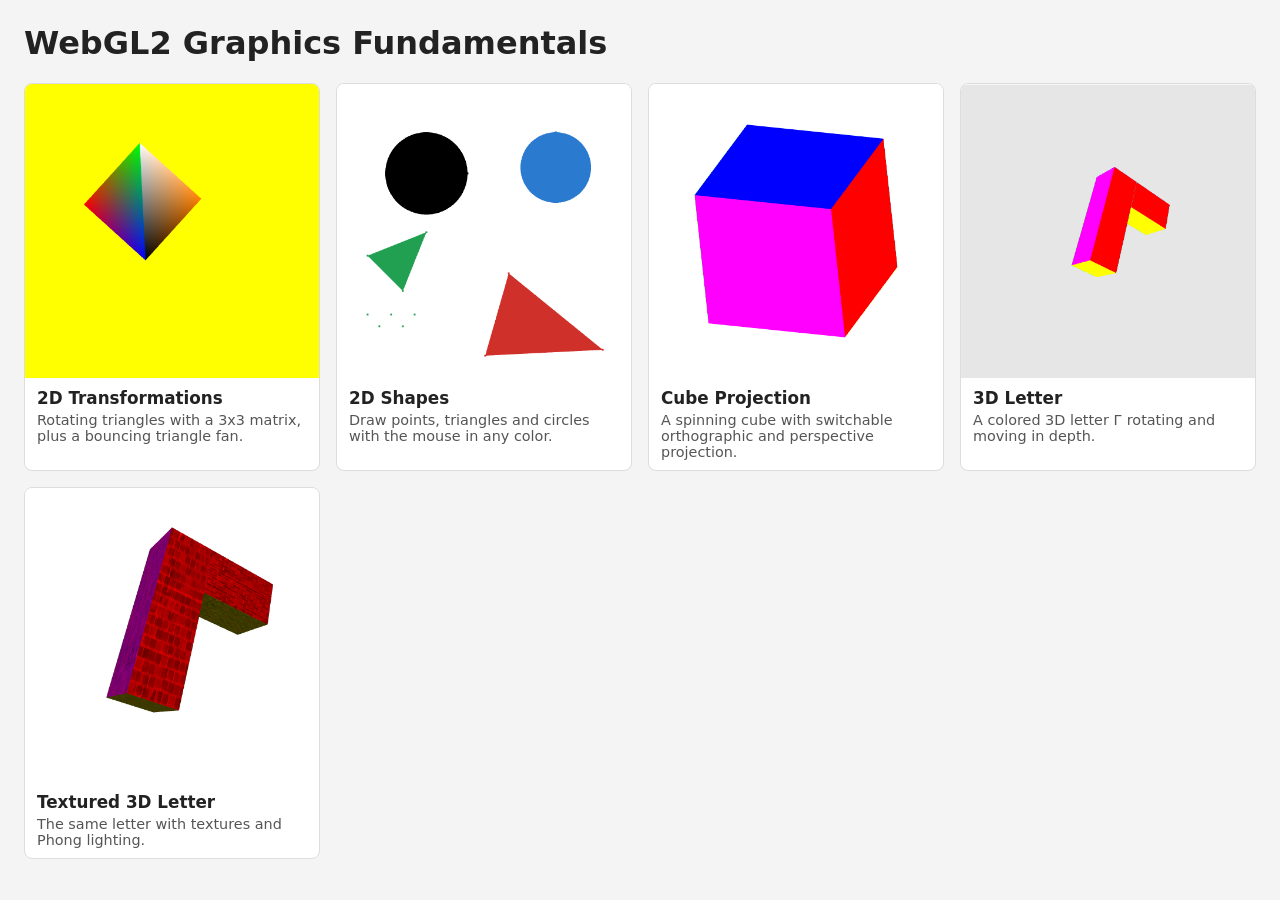
<file: index.html>
<!DOCTYPE html>
<html lang="en">
<head>
  <meta charset="utf-8" />
  <meta name="viewport" content="width=device-width, initial-scale=1" />
  <title>WebGL2 Graphics Fundamentals</title>
  <style>
    body {
      margin: 0;
      padding: 24px;
      font-family: system-ui, sans-serif;
      background-color: #f4f4f4;
      color: #222;
    }

    h1 {
      margin-top: 0;
    }

    .gallery {
      display: grid;
      grid-template-columns: repeat(auto-fill, minmax(240px, 1fr));
      gap: 16px;
    }

    .card {
      display: block;
      background-color: white;
      border: 1px solid #ddd;
      border-radius: 8px;
      overflow: hidden;
      color: inherit;
      text-decoration: none;
    }

    .card:hover {
      border-color: #888;
    }

    .card img {
      display: block;
      width: 100%;
      aspect-ratio: 1;
      object-fit: cover;
      background-color: #eee;
    }

    .card div {
      padding: 10px 12px;
    }

    .card h2 {
      margin: 0 0 4px;
      font-size: 1.05em;
    }

    .card p {
      margin: 0;
      font-size: 0.9em;
      color: #555;
    }
  </style>
</head>

<body>
  <h1>WebGL2 Graphics Fundamentals</h1>

  <div class="gallery">
    <a class="card" href="2d-transformations/index.html">
      <img src="docs/2d-transformations.png" alt="2D transformations">
      <div>
        <h2>2D Transformations</h2>
        <p>Rotating triangles with a 3x3 matrix, plus a bouncing triangle fan.</p>
      </div>
    </a>

    <a class="card" href="2d-shapes/index.html">
      <img src="docs/2d-shapes.png" alt="2D shapes">
      <div>
        <h2>2D Shapes</h2>
        <p>Draw points, triangles and circles with the mouse in any color.</p>
      </div>
    </a>

    <a class="card" href="cube-projection/index.html">
      <img src="docs/cube-projection.png" alt="Cube projection">
      <div>
        <h2>Cube Projection</h2>
        <p>A spinning cube with switchable orthographic and perspective projection.</p>
      </div>
    </a>

    <a class="card" href="3d-letter/index.html">
      <img src="docs/3d-letter.png" alt="3D letter">
      <div>
        <h2>3D Letter</h2>
        <p>A colored 3D letter Г rotating and moving in depth.</p>
      </div>
    </a>

    <a class="card" href="3d-letter-textured/index.html">
      <img src="docs/3d-letter-textured.png" alt="Textured 3D letter">
      <div>
        <h2>Textured 3D Letter</h2>
        <p>The same letter with textures and Phong lighting.</p>
      </div>
    </a>
  </div>
</body>
</html>
</file>
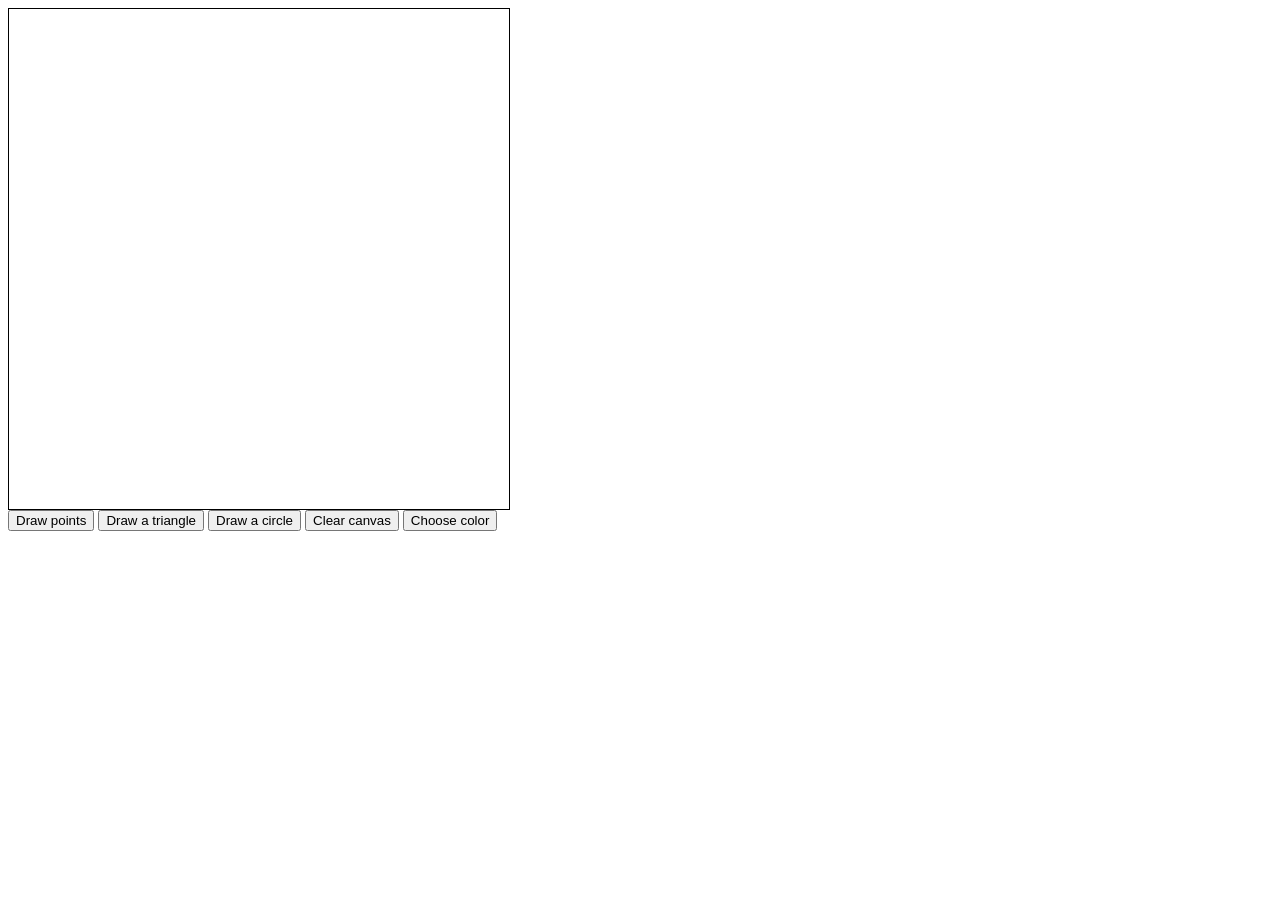
<file: 2d-shapes/index.html>
<!DOCTYPE html>
<html lang="en">
<head>
  <meta charset="utf-8" />
  <title>2D Shapes</title>
  <link rel="stylesheet" href="style.css">
  <script src="app.js" type="module" defer></script>
</head>

<body>
  <canvas id="canvas" width="500" height="500"></canvas>
  <button id="draw-points-btn">Draw points</button>
  <button id="draw-triangle-btn">Draw a triangle</button>
  <button id="draw-circle-btn">Draw a circle</button>
  <button id="clear-canvas-btn">Clear canvas</button>
  <button id="choose-color-btn">Choose color</button>

  <div id="modal">
    <div id="modal-content">
      <h2>Choose a Color</h2>
      <input type="color" id="color-picker" >
      <button id="save-color-btn">Save color</button>
    </div>
  </div>

</body>
</html>
</file>
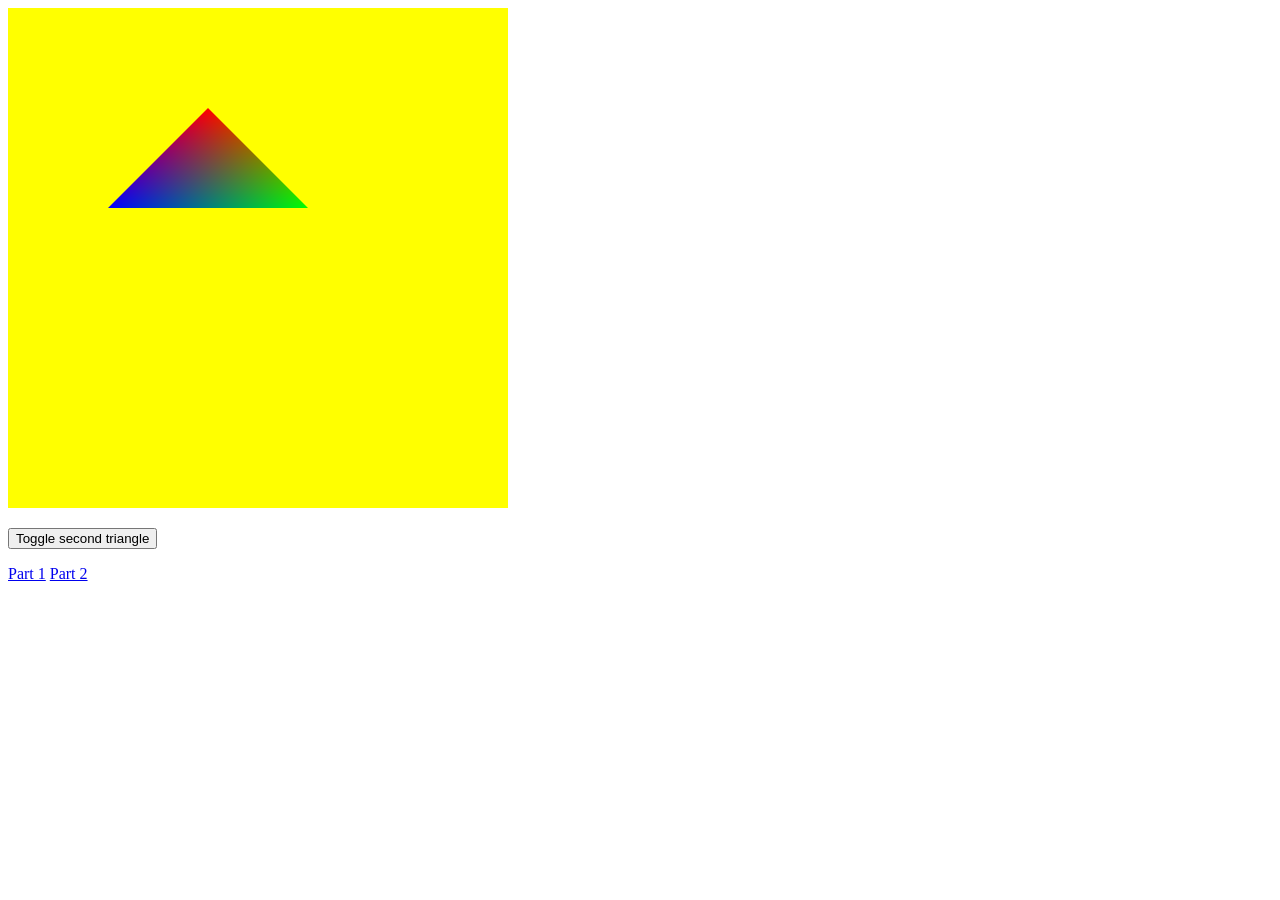
<file: 2d-transformations/index.html>
<!DOCTYPE html>
<html lang="en">
<head>
  <meta charset="utf-8" />
  <title>2D Transformations - Part 1</title>
  <script src="m3.js"></script>
  <script src="app.js" type="module"></script>
</head>

<body>
  <canvas id="glcanvas" width="500" height="500"></canvas>

  <p><button id="toggle-button">Toggle second triangle</button></p>

  <a href="index.html">Part 1</a>
  <a href="index2.html">Part 2</a>
</body>
</html>
</file>
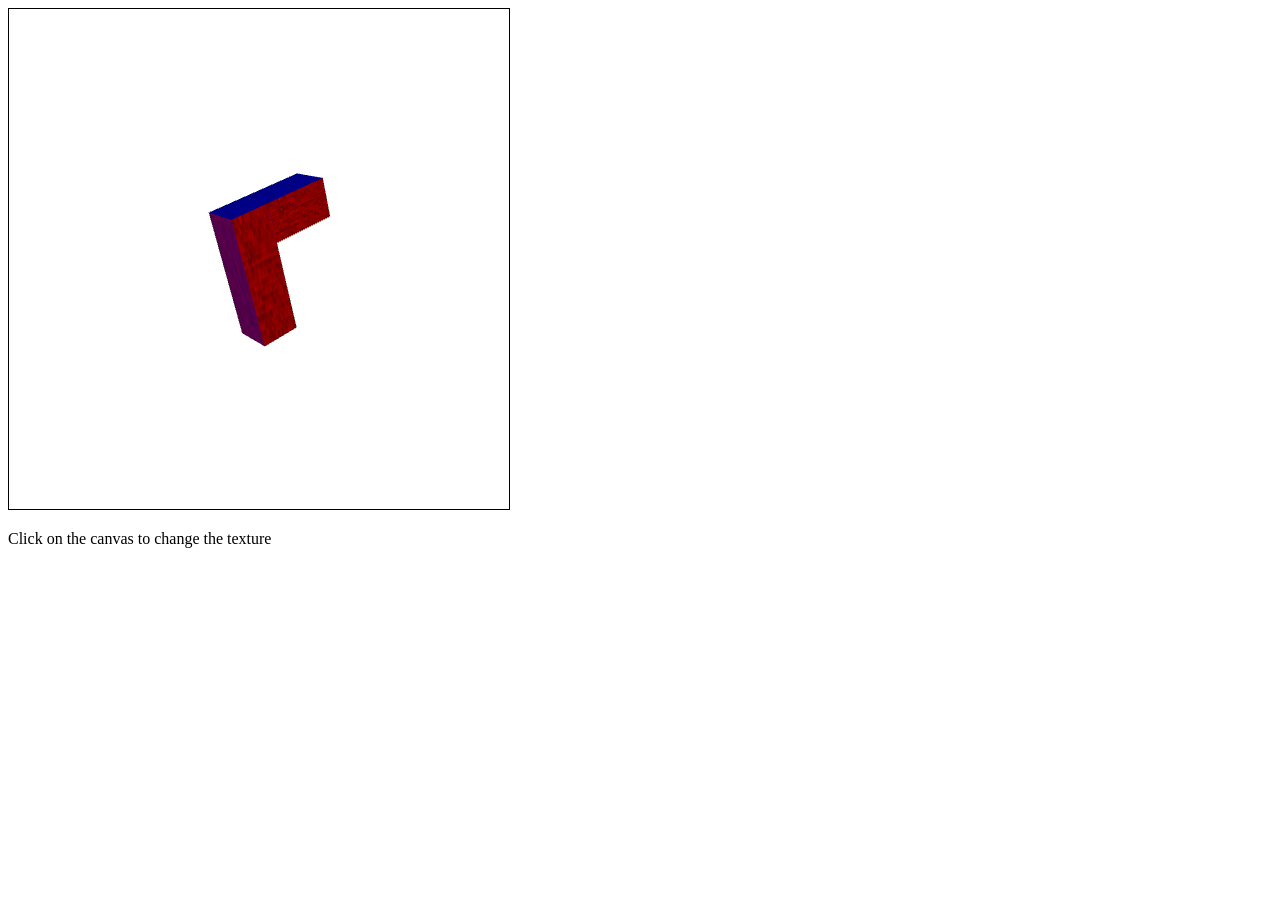
<file: 3d-letter-textured/index.html>
<!DOCTYPE html>
<html lang="en">
<head>
  <meta charset="utf-8" />
  <title>Textured 3D Letter</title>
  <script src="app.js" type="module" defer></script>
</head>

<body>
  <canvas id="canvas" width="500" height="500" style="border: 1px solid black"></canvas>
  <p>Click on the canvas to change the texture</p>
</body>
</html>
</file>
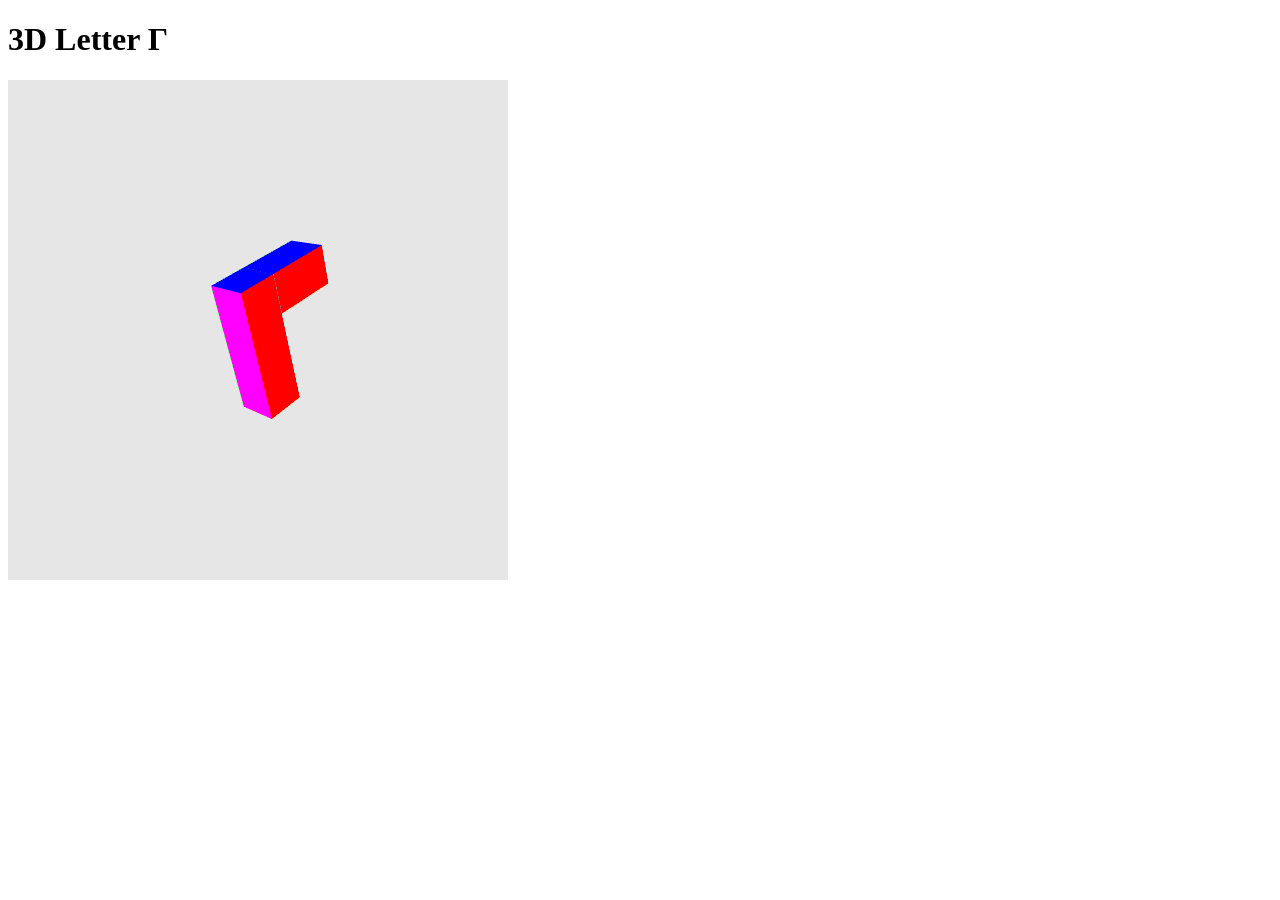
<file: 3d-letter/index.html>
<!DOCTYPE html>
<html lang="en">
<head>
  <meta charset="utf-8" />
  <title>3D Letter</title>
  <script src="app.js" type="module" defer></script>
</head>

<body>
  <h1>3D Letter Г</h1>
  <canvas id="canvas" width="500" height="500"></canvas>
</body>
</html>
</file>
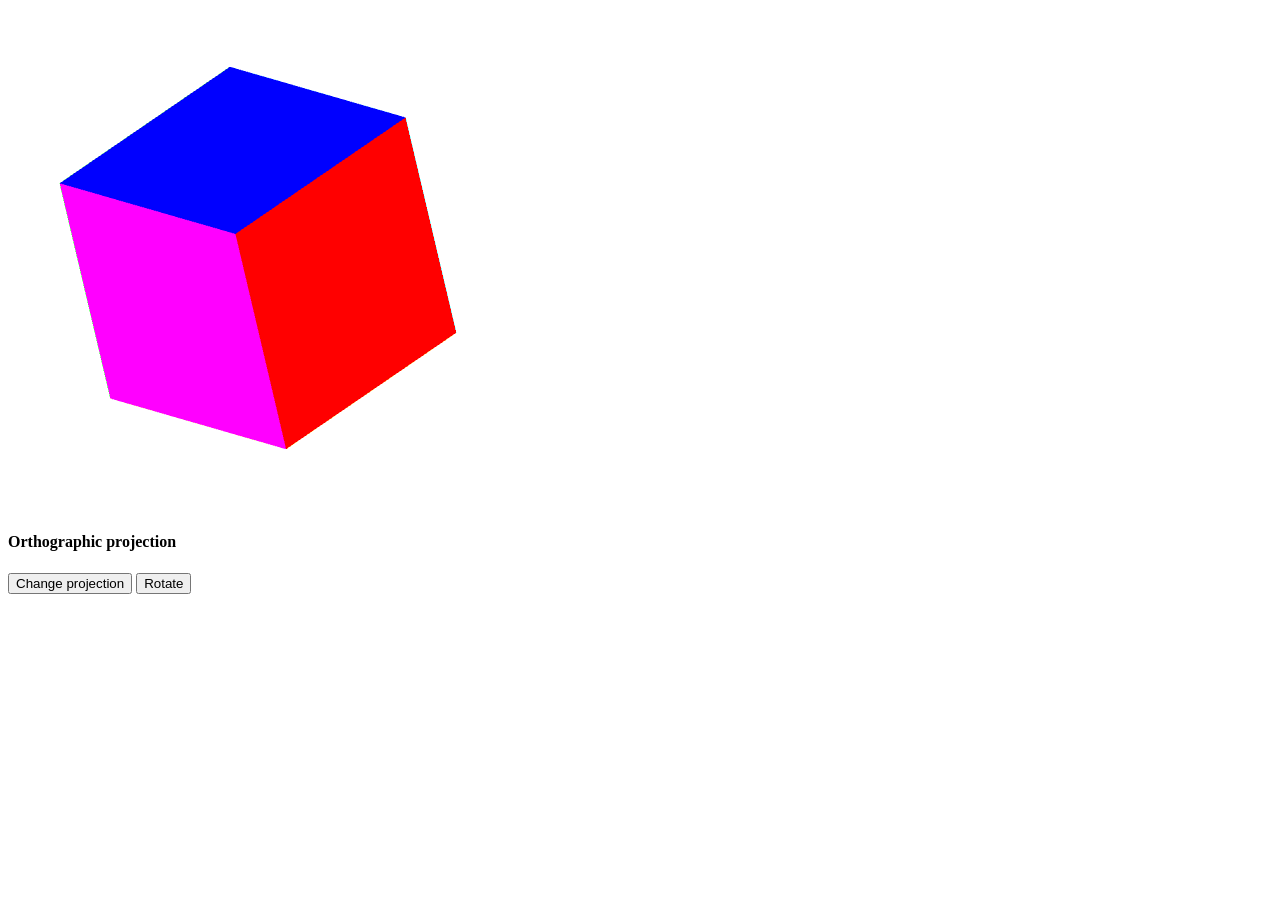
<file: cube-projection/index.html>
<!DOCTYPE html>
<html lang="en">
<head>
  <meta charset="utf-8" />
  <title>Cube Projection</title>
  <script src="app.js" type="module" defer></script>
</head>

<body>
  <canvas id="canvas" width="500" height="500"></canvas>
  <h4 id="projection">Orthographic projection</h4>
  <button id="projection-btn">Change projection</button>
  <button id="rotation-btn">Rotate</button>
</body>
</html>
</file>
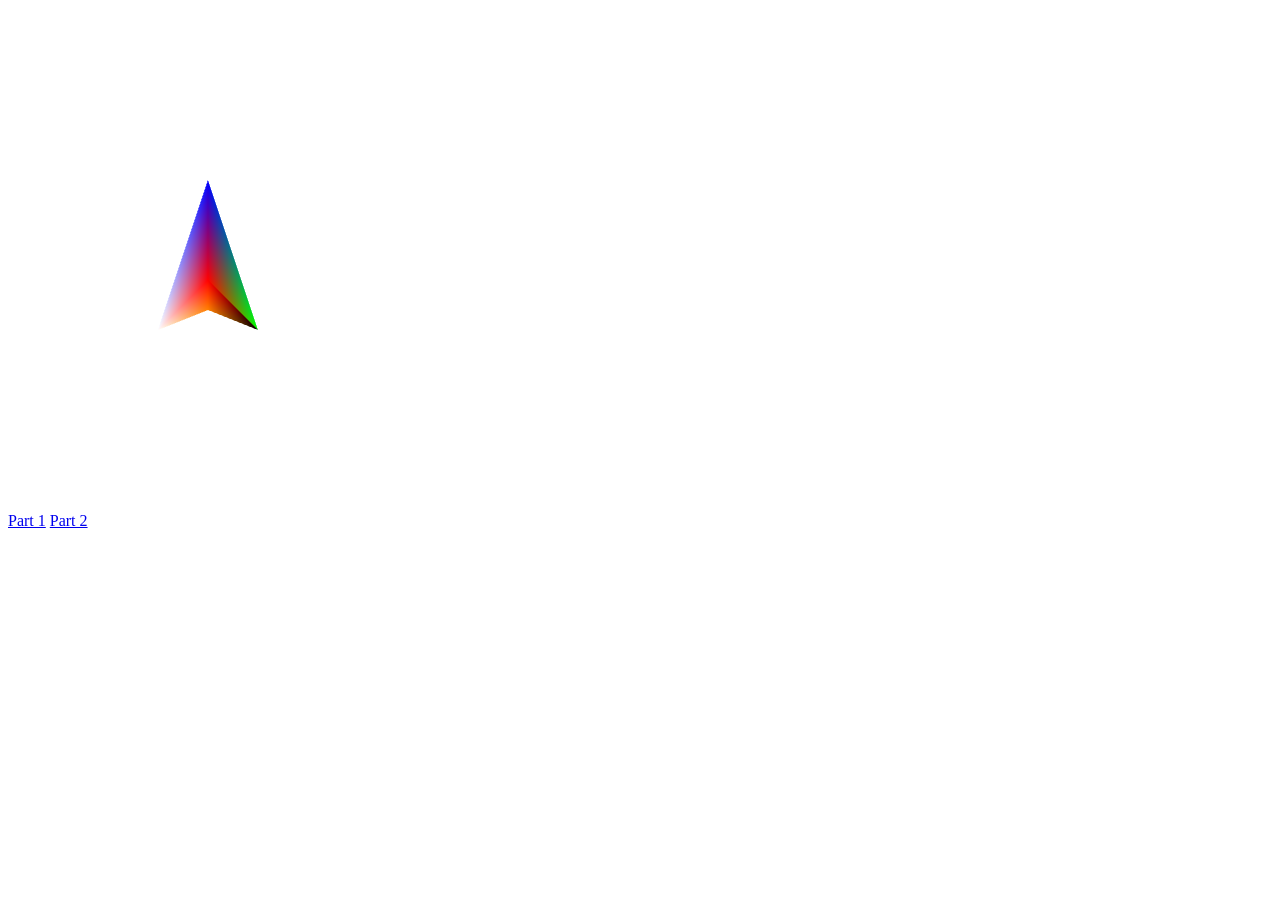
<file: 2d-transformations/index2.html>
<!DOCTYPE html>
<html lang="en">
<head>
    <meta charset="utf-8" />
    <title>2D Transformations - Part 2</title>
    <script src="utils.js" type="module"></script>
    <script src="m3.js"></script>
    <script src="app2.js" type="module"></script>
</head>

<body>
  <canvas id="glcanvas" width="500" height="500"></canvas>

  <br>
  <a href="index.html">Part 1</a>
  <a href="index2.html">Part 2</a>
</body>
</html>
</file>
<file: 2d-shapes/style.css>
canvas {
    display: block;
    border: 1px solid black;
}

#modal {
    display: none;
    position: fixed;
    z-index: 1;
    left: 0;
    top: 0;
    width: 100%;
    height: 100%;
    overflow: auto;
    background-color: rgba(0, 0, 0, 0.5);
}

#modal-content {
    background-color: #fefefe;
    margin: 40% auto;
    padding: 20px;
    border: 1px solid #888;
    width: 300px;
    text-align: center;
    border-radius: 10px;
}

input[type="color"] {
    width: 100px;
    height: 100px;
    border: none;
    cursor: pointer;
    background: none;
}

#save-color-btn {
    display: block;
    margin: 10px auto 0 auto;
}
</file>
